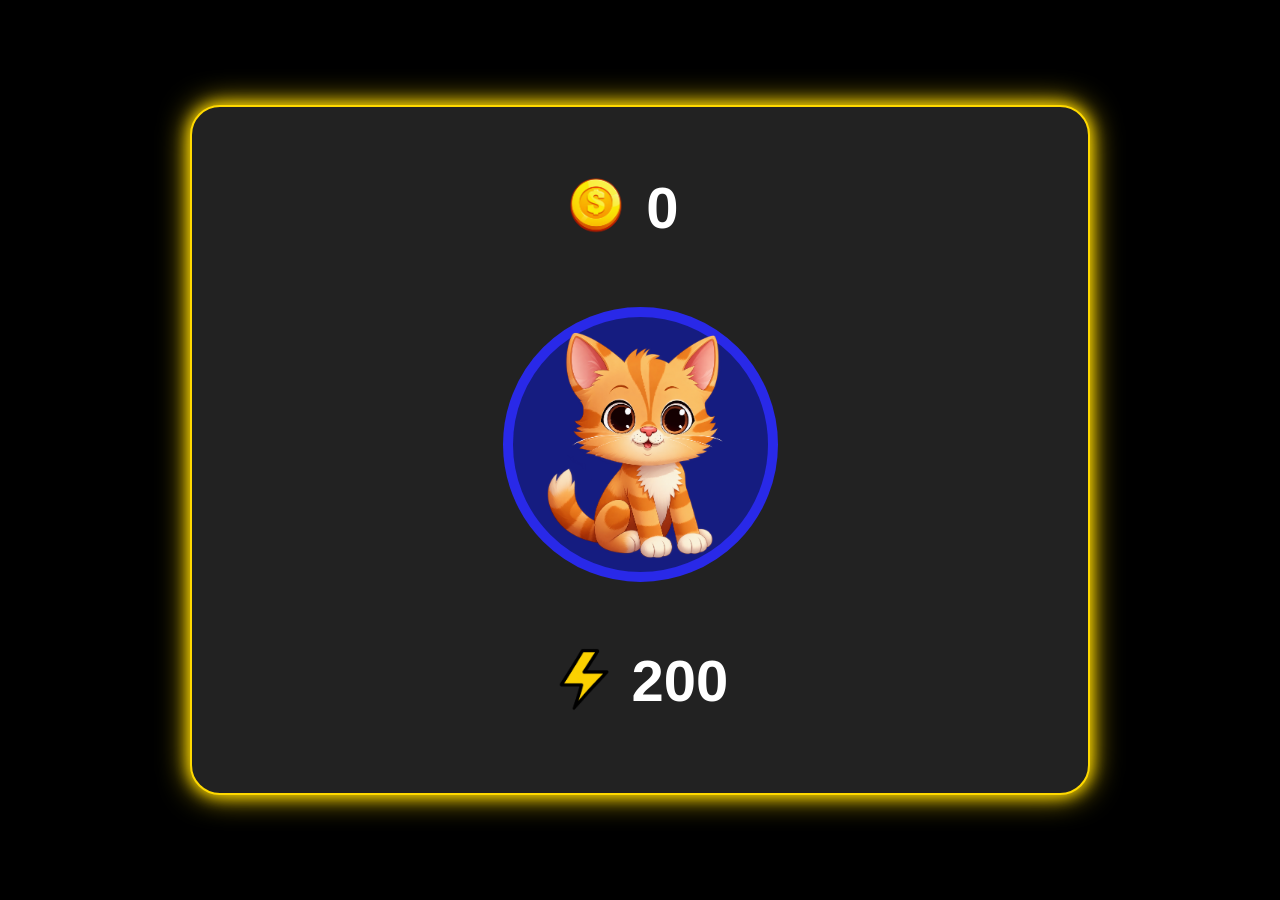
<file: DZ5/index.html>
<!DOCTYPE html>
<html lang="ru">

<head>
    <meta charset="UTF-8">
    <meta name="viewport" content="width=device-width, initial-scale=1.0">

    <title> Clicker</title>

    <link rel="stylesheet" href="style.css">
</head>

<body>

    <div class="game">

        <div class="coins">
            <div class="coin-icon">
                <img src="images/coins.png" alt="Монета">
            </div>
            <span id="coins">0</span>
        </div>

        <button class="cat-button" id="catButton">
            <img src="images/cat.png" alt="Котик">
        </button>

        <div class="energy">
            <div class="energy-icon">
                 <img src="images/energy.png" alt="Энергия">
            </div>
            <span id="energy">200</span>
        </div>

    </div>


    <script src="app.js"></script>

</body>

</html>
</file>
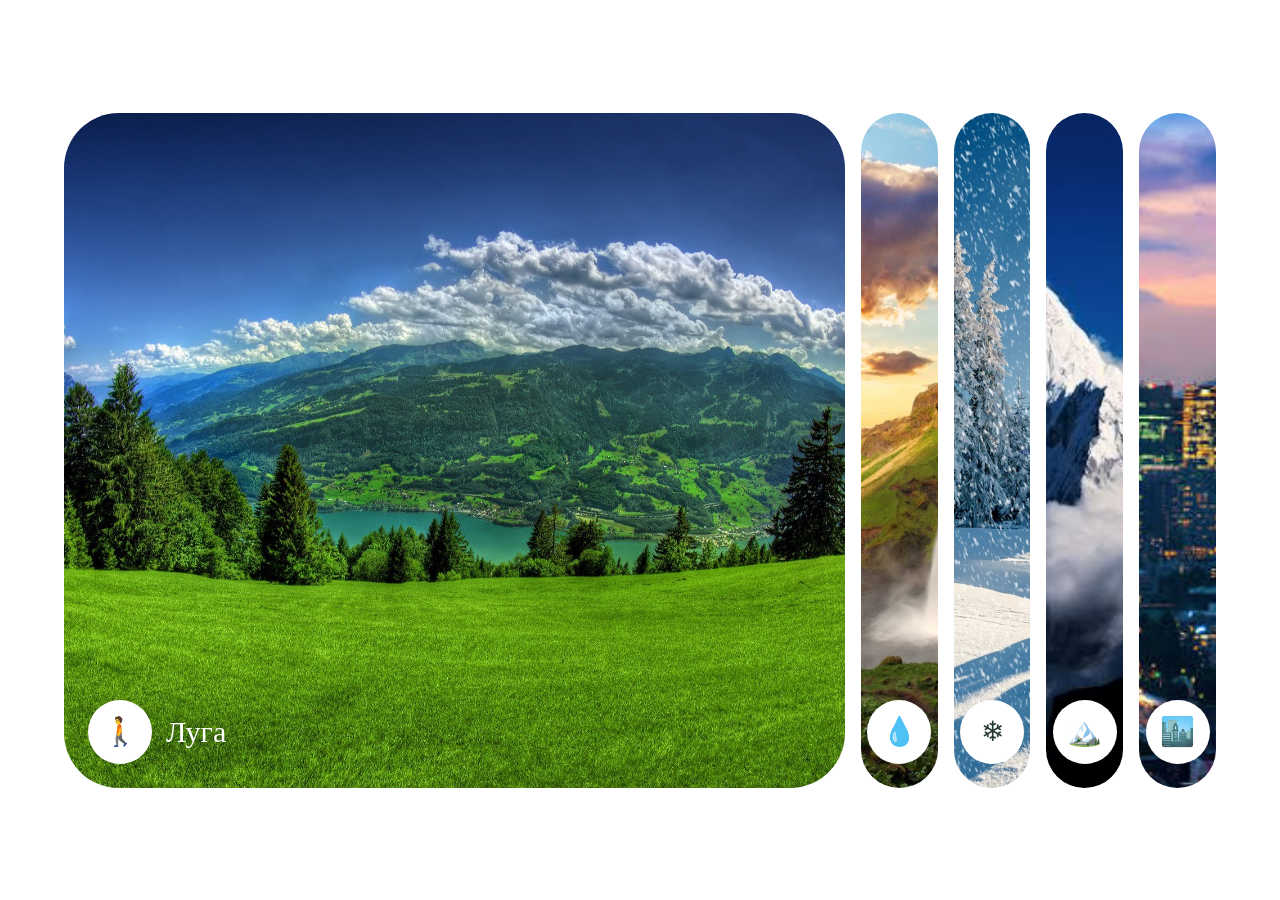
<file: DZ6/index.html>
<!DOCTYPE html>
<html lang="en">

<head>
    <meta charset="UTF-8">
    <meta name="viewport" content="width=device-width, initial-scale=1.0">

    <title>Slider</title>

    <link rel="stylesheet" href="style.css">
</head>

<body>

    <div class="slider">

        <div class="slide active" role="button" tabindex="0" aria-expanded="true" aria-label="Луга">
            <img src="images/image1.png" alt="Луга">

            <div class="slide-info">
                <div class="icon" aria-hidden="true">🚶</div>
                <span>Луга</span>
            </div>
        </div>

        <div class="slide" role="button" tabindex="0" aria-expanded="false" aria-label="Вода">
            <img src="images/image2.png" alt="Вода">

            <div class="slide-info">
                <div class="icon" aria-hidden="true">💧</div>
                <span>Вода</span>
            </div>
        </div>

        <div class="slide" role="button" tabindex="0" aria-expanded="false" aria-label="Зима">
            <img src="images/image3.png" alt="Зима">

            <div class="slide-info">
                <div class="icon" aria-hidden="true">❄</div>
                <span>Зима</span>
            </div>
        </div>

        <div class="slide" role="button" tabindex="0" aria-expanded="false" aria-label="Горы">
            <img src="images/image4.png" alt="Горы">

            <div class="slide-info">
                <div class="icon" aria-hidden="true">🏔️</div>
                <span>Горы</span>
            </div>
        </div>

        <div class="slide" role="button" tabindex="0" aria-expanded="false" aria-label="Город">
            <img src="images/image5.png" alt="Город">

            <div class="slide-info">
                <div class="icon" aria-hidden="true">🏙️</div>
                <span>Город</span>
            </div>
        </div>

    </div>

    <script src="app.js"></script>

</body>

</html>
</file>
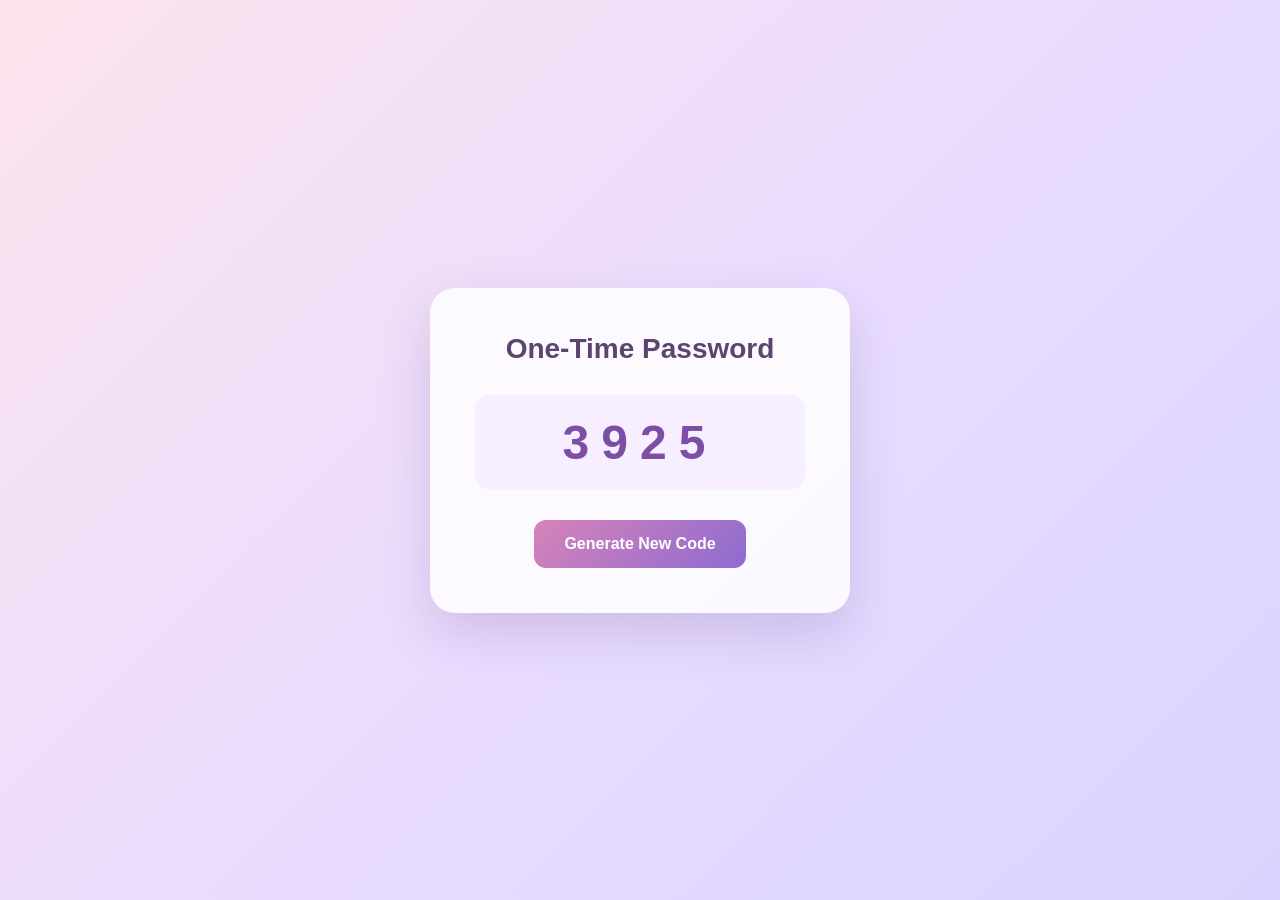
<file: DZ8/index.html>
<!DOCTYPE html>
<html lang="en">
<head>
    <meta charset="UTF-8">
    <meta name="viewport" content="width=device-width, initial-scale=1.0">

    <title>OTP Generator</title>

    <link rel="stylesheet" href="style.css">
</head>

<body>

<div class="otp-container">

    <h1>One-Time Password</h1>

    <div class="otp-code" id="otpCode">
        0000
    </div>

    <button id="generateBtn">
        Generate New Code
    </button>

</div>

<script src="app.js"></script>

</body>
</html>
</file>
<file: DZ5/style.css>
* {
    box-sizing: border-box;
    margin: 0;
    padding: 0;
}

body {
    min-height: 100vh;
    display: flex;
    justify-content: center;
    align-items: center;
    background-color: #000000;
    font-family: Arial, sans-serif;
}


.game {
    width: 900px;
    height: 690px;
    background-color: #222222;
    border: 2px solid #ffd900;
    box-shadow:
        0 0 15px #ffd900,
        0 0 30px #ffd900;
    border-radius: 30px;
    display: flex;
    flex-direction: column;
    align-items: center;
    position: relative;
}

.coins {
    margin-top: 65px;
    transform: translateX(-20px);
    display: flex;
    align-items: center;
    gap: 15px;
    color: white;
    font-size: 58px;
    font-weight: bold;
}


.coin-icon {
    width: 70px;
    height: 70px;
    display: flex;
    justify-content: center;
    align-items: center;
    font-size: 55px;
}

.coin-icon img {
    width: 100%;
    height: 100%;
    object-fit: contain;
}

.cat-button {
    width: 275px;
    height: 275px;
    margin-top: 65px;
    border-radius: 50%;
    border: 10px solid #2929e8;
    background-color: #151c80;
    display: flex;
    justify-content: center;
    align-items: center;
    cursor: pointer;
    padding: 10px;
    transition: transform 0.1s;
}


.cat-button img {
    width: 100%;
    height: 100%;
    object-fit: contain;
}

.cat-button:active {
    transform: scale(0.92);
}

.energy {
    margin-top: 65px;
    display: flex;
    align-items: center;
    gap: 15px;
    color: white;
    font-size: 58px;
    font-weight: bold;
}

.energy-icon {
    width: 65px;
    height: 65px;
    border-radius: 50%;
    display: flex;
    justify-content: center;
    align-items: center;
    font-size: 40px;
}

.energy-icon img {
    width: 100%;
    height: 100%;
    object-fit: contain;
}

@media (max-width: 950px) {

    .game {
        width: 90%;
        height: 650px;
    }

}

@media (max-width: 600px) {

    .game {
        width: 92%;
        height: 600px;

        border-radius: 20px;
    }


    .coins {
        margin-top: 50px;
        font-size: 45px;
    }


    .coin-icon {
        font-size: 42px;
    }


    .hamster-button {
        width: 220px;
        height: 220px;
        margin-top: 55px;
    }


    .energy {
        margin-top: 55px;
        font-size: 45px;
    }


    .energy-icon {
        width: 55px;
        height: 55px;
        font-size: 32px;
    }

}
</file>
<file: DZ6/style.css>
* {
    margin: 0;
    padding: 0;
    box-sizing: border-box;
}

body {
    width: 100%;
    min-height: 100vh;
    min-height: 100svh;

    display: flex;
    justify-content: center;
    align-items: center;

    background: white;
}

.slider {
    width: 90%;
    height: 75vh;
    height: 75svh;

    display: grid;

    --collapsed-width: clamp(34px, 6vw, 90px);
    grid-template-columns: minmax(0, 1fr) repeat(4, var(--collapsed-width));

    gap: clamp(8px, 1.5vw, 16px);
    transition: grid-template-columns 1s ease;
}

.slide {
    position: relative;

    width: 100%;
    height: 100%;

    overflow: hidden;

    border-radius: 55px;

    cursor: pointer;

    transition: border-radius 0.7s ease;
}

.slide img {
    width: 100%;
    height: 100%;

    object-fit: cover;

    display: block;
}

.slide-info {
    position: absolute;

    left: 50%;
    bottom: 24px;
    transform: translateX(-50%);

    display: flex;
    align-items: center;

    gap: 14px;

    color: white;

    font-size: clamp(20px, 2.4vw, 30px);
    font-weight: 500;

    white-space: nowrap;
    transition: left 0.7s ease, transform 0.7s ease;
}

.icon {
    width: clamp(48px, 5vw, 65px);
    height: clamp(48px, 5vw, 65px);

    display: flex;
    justify-content: center;
    align-items: center;

    flex-shrink: 0;

    background: white;
    border-radius: 50%;
    font-size: clamp(22px, 2.2vw, 28px);
    color: #263b35;
}

.slide-info span {
    display: none;
}

.slide.active .slide-info {
    left: 24px;
    transform: none;
}

.slide.active .slide-info span {
    display: block;
}

@media (max-width: 600px) {
    .slider {
        width: 94%;
        height: 68svh;
        --collapsed-width: clamp(28px, 8vw, 48px);
    }

    .slide-info {
        bottom: 16px;
    }

    .slide.active .slide-info {
        left: 12px;
        gap: 8px;
    }
}
</file>
<file: DZ8/style.css>
* {
    box-sizing: border-box;
}

body {
    margin: 0;
    min-height: 100vh;
    display: flex;
    justify-content: center;
    align-items: center;
    font-family: Arial, sans-serif;
    background: linear-gradient(
        135deg,
        #fce4ec,
        #eadcff,
        #d9d4ff
    );
}

.otp-container {
    width: 420px;
    padding: 45px;
    text-align: center;
    background: rgba(255, 255, 255, 0.85);
    border-radius: 25px;
    box-shadow: 0 20px 50px rgba(100, 70, 130, 0.2);
}

h1 {
    margin: 0 0 30px;
    font-size: 28px;
    color: #5b456f;
}

.otp-code {
    margin-bottom: 30px;
    padding: 20px;
    font-size: 48px;
    font-weight: bold;
    letter-spacing: 12px;
    color: #7b4fa3;
    background: #f7efff;
    border-radius: 15px;
}

button {
    padding: 15px 30px;
    border: none;
    border-radius: 12px;
    font-size: 16px;
    font-weight: bold;
    cursor: pointer;
    color: white;
    background: linear-gradient(
        135deg,
        #d783b9,
        #8d6bd1
    );
    transition: 0.2s;
}

button:hover {
    transform: translateY(-2px);
    box-shadow: 0 8px 20px rgba(130, 90, 170, 0.3);
}

button:active {
    transform: scale(0.96);
}
</file>
